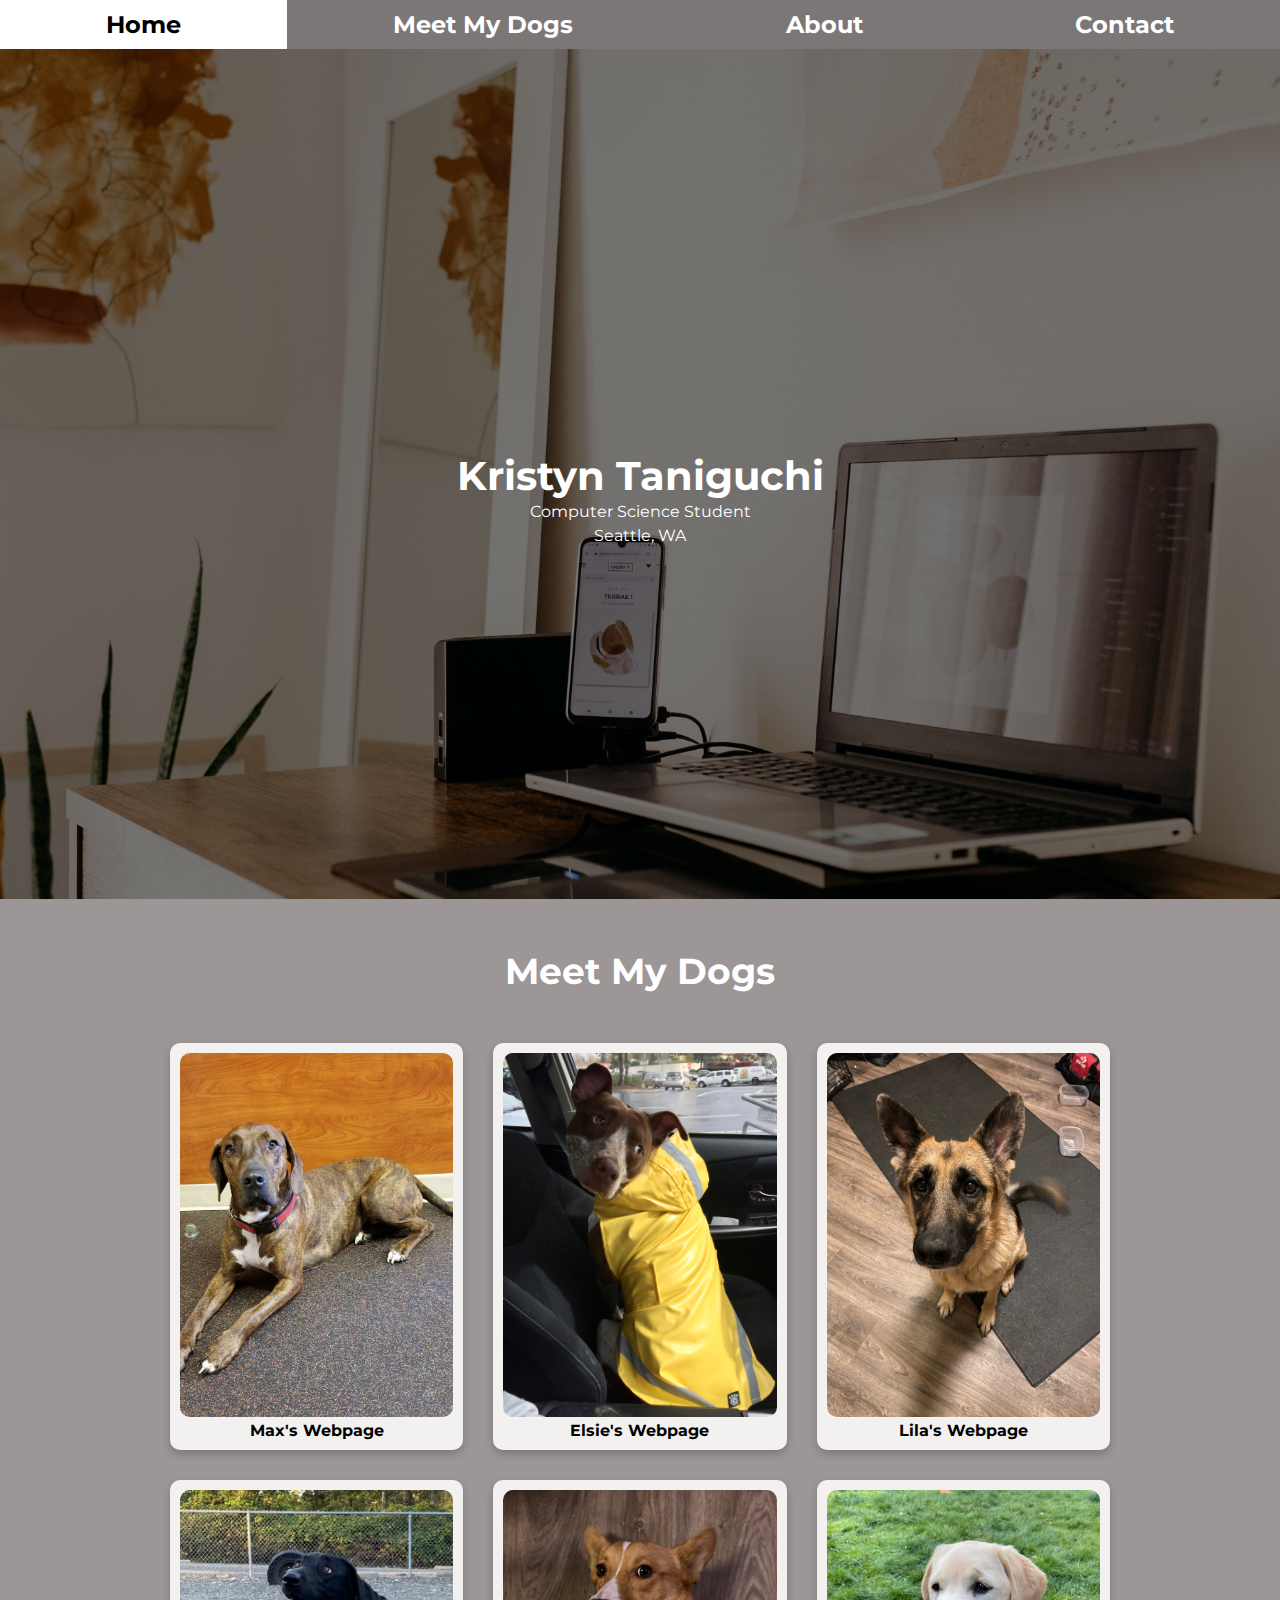
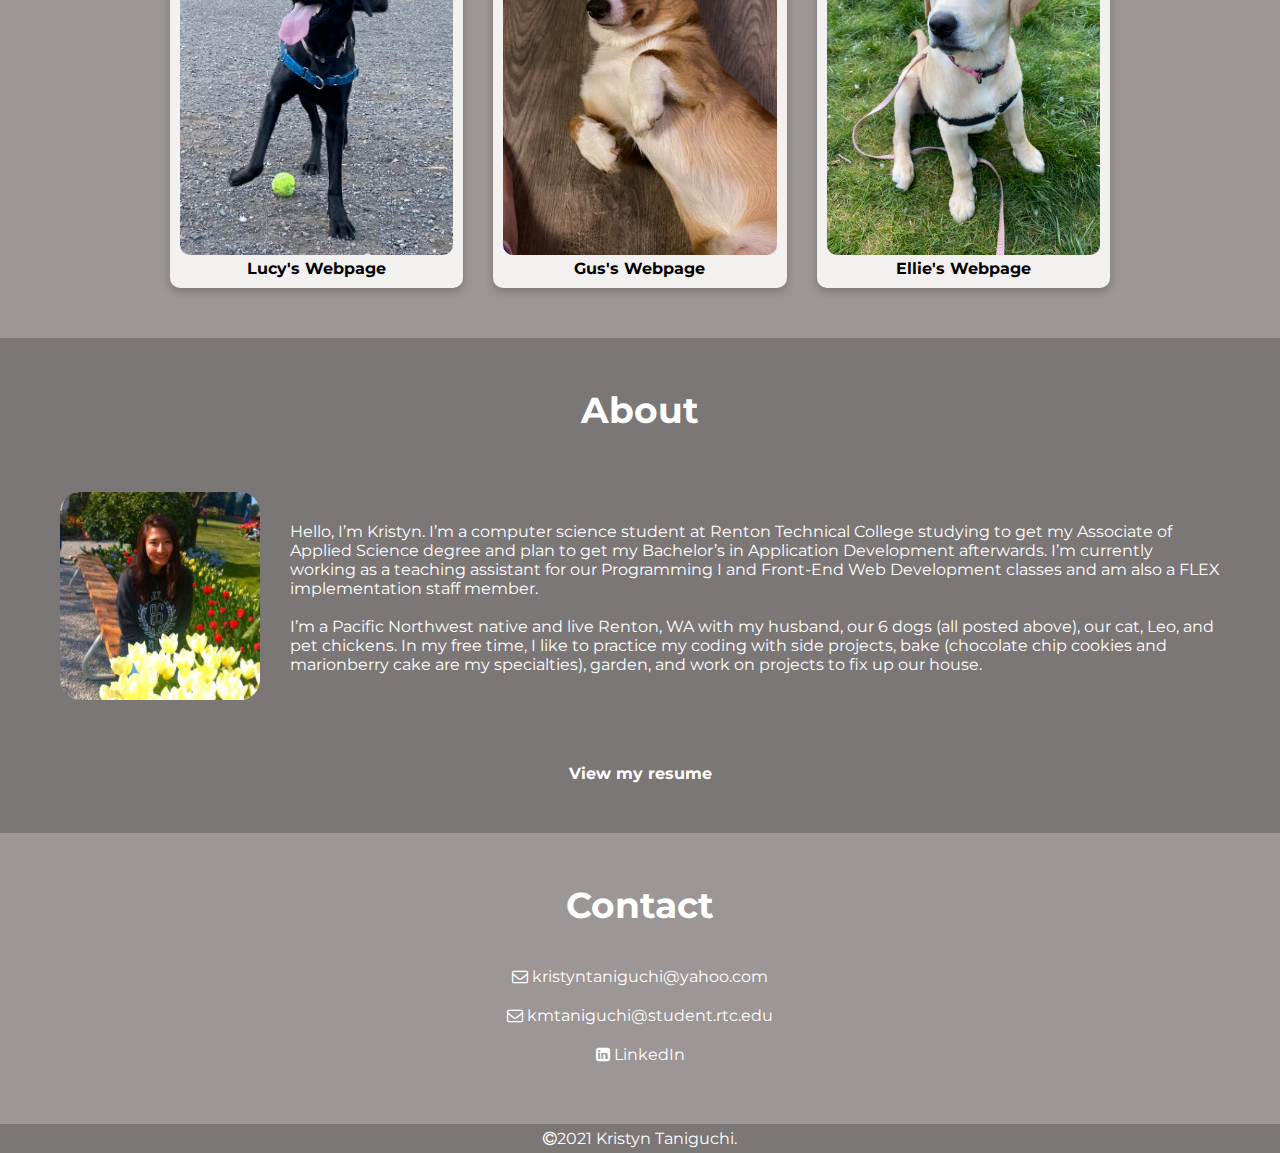
<file: index.html>
<!DOCTYPE html>
<html lang="en">
<head>
    <meta charset="UTF-8">
    <meta http-equiv="X-UA-Compatible" content="IE=edge">
    <meta name="viewport" content="width=device-width, initial-scale=1.0">
    <title>Kristyn Taniguchi</title>
    <!-- style sheet -->
    <link rel="stylesheet" href="style.css">
    <!-- font awesome -->
    <link rel="stylesheet" href="https://cdnjs.cloudflare.com/ajax/libs/font-awesome/4.7.0/css/font-awesome.css"            integrity="sha512-5A8nwdMOWrSz20fDsjczgUidUBR8liPYU+WymTZP1lmY9G6Oc7HlZv156XqnsgNUzTyMefFTcsFH/tnJE/+xBg==" crossorigin="anonymous" referrerpolicy="no-referrer" />
</head>
<body>
    <!-- Home -->
    <nav class="home" id="home-page">
        <a href="#home-page" class="boxes">Home</a>
        <a href="#project-page" class="boxes">Meet My Dogs</a>
        <a href="#about-page" class="boxes">About</a>
        <a href="#contact-page" class="boxes">Contact</a>
    </nav>
    
    <div class="hero-image">
        <div class="hero-text">
            <h2>Kristyn Taniguchi</h2>
            <p>Computer Science Student</p>
            <p>Seattle, WA</p>
        </div>
    </div>
    <!-- Projects -->
    <div class="project" id="project-page">
        <h2>Meet My Dogs</h2>
        <div class="card-container">

            <div class="card">
                <a href="ProjectsPage1.html">
                    <img src="Images/Dogs/IMG_3122.JPG" alt="Max" class="card-image">Max's Webpage
                </a>   
            </div>
            <div class="card">
                <a href="ProjectsPage2.html">
                    <img src="Images/Dogs/IMG_4130.jpg" alt="Elsie" class="card-image">Elsie's Webpage
                </a>
                
            </div>
            <div class="card">
                <a href="ProjectsPage3.html">
                    <img src="Images/Dogs/IMG_7277.jpg" alt="Lila" class="card-image">Lila's Webpage
                </a>
            </div>
            <div class="card">
                <a href="ProjectsPage4.html">
                    <img src="Images/Dogs/Lucy.jpg" alt="Lucy" class="card-image">Lucy's Webpage
                </a>
            </div>
            <div class="card">
                <a href="ProjectsPage5.html">
                    <img src="Images/Dogs/IMG_7264.jpg" alt="Gus" class="card-image">Gus's Webpage
                </a>
            </div>
            <div class="card">
                <a href="ProjectsPage6.html">
                    <img src="Images/Dogs/IMG_9108.jpg" alt="Ellie" class="card-image">Ellie's Webpage
                </a>
            </div>
        </div>
    </div>
    <!-- About -->
        <div class="about-info" id="about-page">
            <h2>About</h2>
            <div class="about">
                <div>
                    <img src="Images/My_Pictures/10425049_10202416053582539_6702078286906120838_n.jpg" alt="Face Image" class="personal-image">
                </div>
                <p>
                    Hello, I’m Kristyn.  I’m a computer science student at Renton Technical College studying to get my Associate of Applied Science 
                    degree and plan to get my Bachelor’s in Application Development afterwards.  I’m currently working as a teaching assistant for 
                    our Programming I and Front-End Web Development classes and am also a FLEX implementation staff member.  
                    <br><br>I’m a Pacific Northwest native and live Renton, WA with my husband, our 6 dogs (all posted above), our cat, Leo, and pet chickens.  
                    In my free time, I like to practice my coding with side projects, bake (chocolate chip cookies and marionberry cake are my specialties), 
                    garden, and work on projects to fix up our house.  
                </p>  
            </div>
            <div class="about-resume">
                <a href="Resume/Computer-Science-Resume.pdf">View my resume</a>
            </div>
        </div>
    <!-- Contact -->
        <div class="contact-container" id="contact-page">
            <h2>Contact</h2>
            <div class="contact-methods">
                <div class="contact">
                    <a href="mailto:kristyntaniguchi@yahoo.com"><i class="fa fa-envelope-o"></i> kristyntaniguchi@yahoo.com</a>
                </div>
                <div class="contact">
                    <a href="mailto:kmtaniguchi@student.rtc.edu"><i class="fa fa-envelope-o"></i> kmtaniguchi@student.rtc.edu</a>
                </div>
                <div class="contact">
                    <a href="https://www.linkedin.com/in/kristyn-taniguchi-1a55b11a6/"><i class="fa fa-linkedin-square"></i> LinkedIn</a>
                </div>
            </div>
        </div>
    <!-- Footer -->
    <footer>
        <div>
            <p class="copyright"><i class="fa fa-copyright"></i>2021 Kristyn Taniguchi.</p>
        </div>
    </footer>    
</body>
</html>
</file>
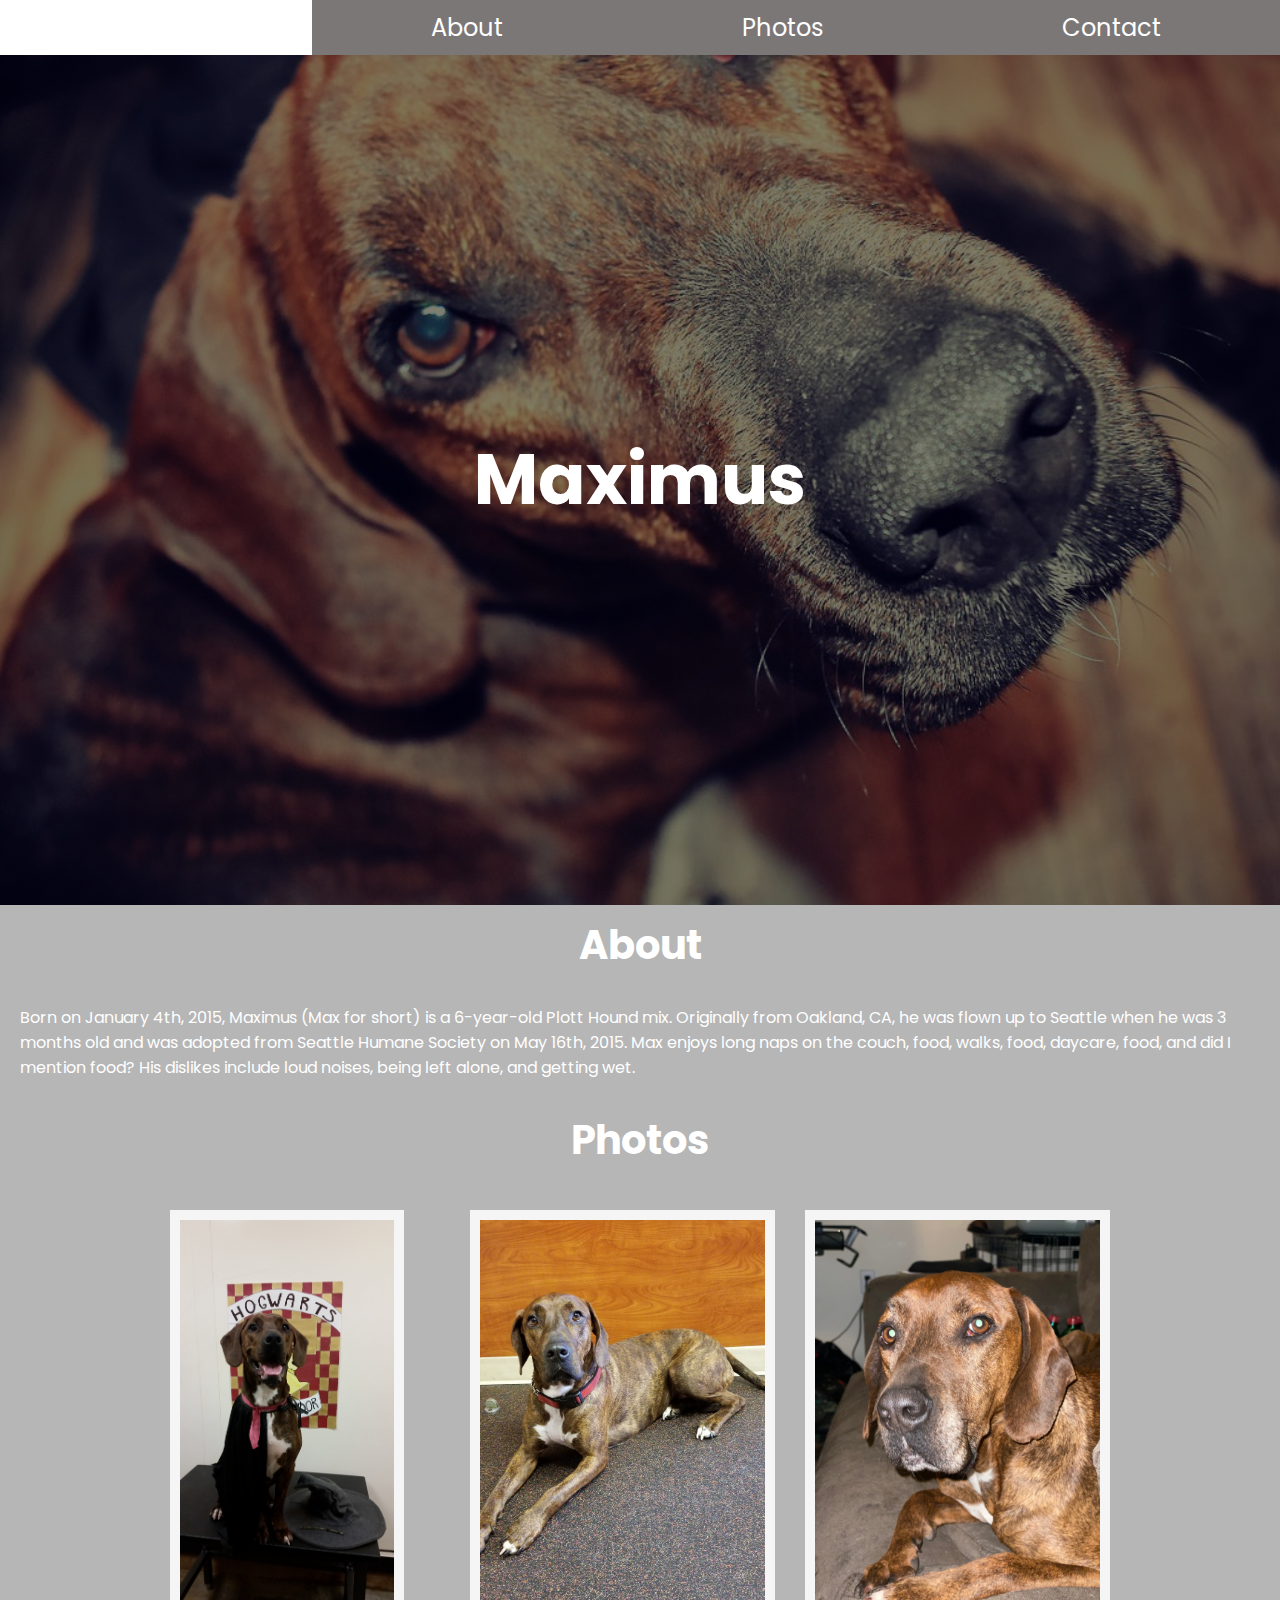
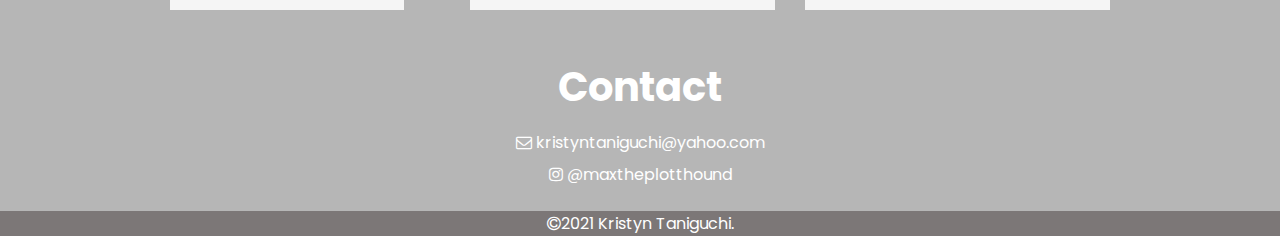
<file: ProjectsPage1.html>
<!DOCTYPE html>
<html lang="en">
<head>
    <meta charset="UTF-8">
    <meta http-equiv="X-UA-Compatible" content="IE=edge">
    <meta name="viewport" content="width=device-width, initial-scale=1.0">
    <title>Meet Max</title>
    <!-- font awesome -->
    <link rel="stylesheet" href="https://cdnjs.cloudflare.com/ajax/libs/font-awesome/4.7.0/css/font-awesome.css"            integrity="sha512-5A8nwdMOWrSz20fDsjczgUidUBR8liPYU+WymTZP1lmY9G6Oc7HlZv156XqnsgNUzTyMefFTcsFH/tnJE/+xBg==" crossorigin="anonymous" referrerpolicy="no-referrer" />
    <!-- font -->
    <link rel="preconnect" href="https://fonts.googleapis.com">
    <link rel="preconnect" href="https://fonts.gstatic.com" crossorigin>
    <link href="https://fonts.googleapis.com/css2?family=Poppins:wght@200&display=swap" rel="stylesheet">
    <style>
        *{
            margin: 0;
            padding: 0;
            box-sizing: border-box;
        }
        body{
            background-color: rgb(182, 182, 182);
            font-family: 'Poppins', sans-serif;;
            color: white;
        }
        a{
            text-decoration: none;
            color: white;
        }
        nav{
            font-size: 24px;
            background-color: rgb(124, 119, 119);
        }
        nav ul{
            display: flex;
            list-style-type: none;
        }
        nav ul li{
            padding: 10px;
            text-align: center;
            flex-grow: 1;
            flex-shrink: 1;
            cursor: pointer;
            transition: .5s;
            color: white;
            
        }
        nav ul li a:hover{
            color: black;
        }   
        nav ul li:hover{
            background-color: white;
        }
        .hero-image{
            background-image: linear-gradient(rgba(0, 0, 0, 0.5), rgba(0, 0, 0, 0.5)), url(Images/Dogs/IMG_0342.JPG);
            background-position: center;
            background-repeat: no-repeat;
            background-size: cover;
            height: calc(100% - 50px);
            display: flex;
            justify-content: center;
            align-items: center;
        }
        body{
            height: 100vh;
        }
        .hero-text{
            color: white;
            text-align: center;
        }
        .hero-text h2{
            font-size: 70px;
        }
        .about h2{
            text-align: center;
            padding: 10px;
            font-size: 40px;
        }
        .about-bio{
            padding: 20px;
        }
        .photos h2{
            text-align: center;
            padding: 10px;
            font-size: 40px;
        }
        .photos-container{
            margin: 0 auto;
            max-width: 1000px;
            display: grid;
            grid-template-columns: 1fr 1fr 1fr;
            gap: 30px;
            padding: 30px;
        }
        .card img{
            max-height: 400px;
            border: 10px solid whitesmoke;
        }
        .contact h2{
            text-align: center;
            padding: 10px;
            font-size: 40px;
        }
        .contact-methods{
            text-align: center;
            line-height: 2rem;
            padding-bottom: 20px;
        }
        footer{
            background-color: rgb(124, 119, 119);
        }
        .copyright{
            text-align: center;
        }
     
    </style>
</head>
<body>
    <nav class="home" id="home-page">
        <ul>
            <li><a href="#home-page">Home</a></li>
            <li><a href="#about-page">About</a></li>
            <li><a href="#photos-page">Photos</a></li>
            <li><a href="#contact-page">Contact</a></li>
        </ul>
    </nav>

    <div class="hero-image">
        <div class="hero-text">
            <h2>Maximus</h2>
        </div>
    </div>

    <div class="about" id="about-page">
        <h2>About</h2>
        <div class="about-bio">
            <p>Born on January 4th, 2015, Maximus (Max for short) is a 6-year-old Plott Hound mix.  Originally from Oakland, CA, he was flown up to Seattle when he was 3 months old and was adopted from Seattle Humane Society on May 16th, 2015. Max enjoys long naps on the couch, food, walks, food, daycare, food, and did I mention food?  His dislikes include loud noises, being left alone, and getting wet.</p>
        </div>
    </div>

    <div class="photos" id="photos-page">
        <h2>Photos</h2>
        <div class="photos-container">
            <div class="card"><img src="Images/Dogs/IMG_1985.JPG" alt=""></div>
            <div class="card"><img src="Images/Dogs/IMG_3122.JPG" alt=""></div>
            <div class="card"><img src="Images/Dogs/IMG_5859.jpg" alt=""></div>
        </div>
    </div>

    <div class="contact" id="contact-page">
        <h2>Contact</h2>
        <div class="contact-methods">
            <div class="contact"><i class="fa fa-envelope-o"></i>
                <a href="mailto:kristyntaniguchi@yahoo.com"> kristyntaniguchi@yahoo.com</a>
            </div>
            <div class="contact"></div>
            <div class="contact"><i class="fa fa-instagram"></i>      @maxtheplotthound</div>
        </div>
    </div>  
</body>
<footer>
    <div>
        <p class="copyright"><i class="fa fa-copyright"></i>2021 Kristyn Taniguchi.</p>
    </div>
</footer> 
</html>
</file>
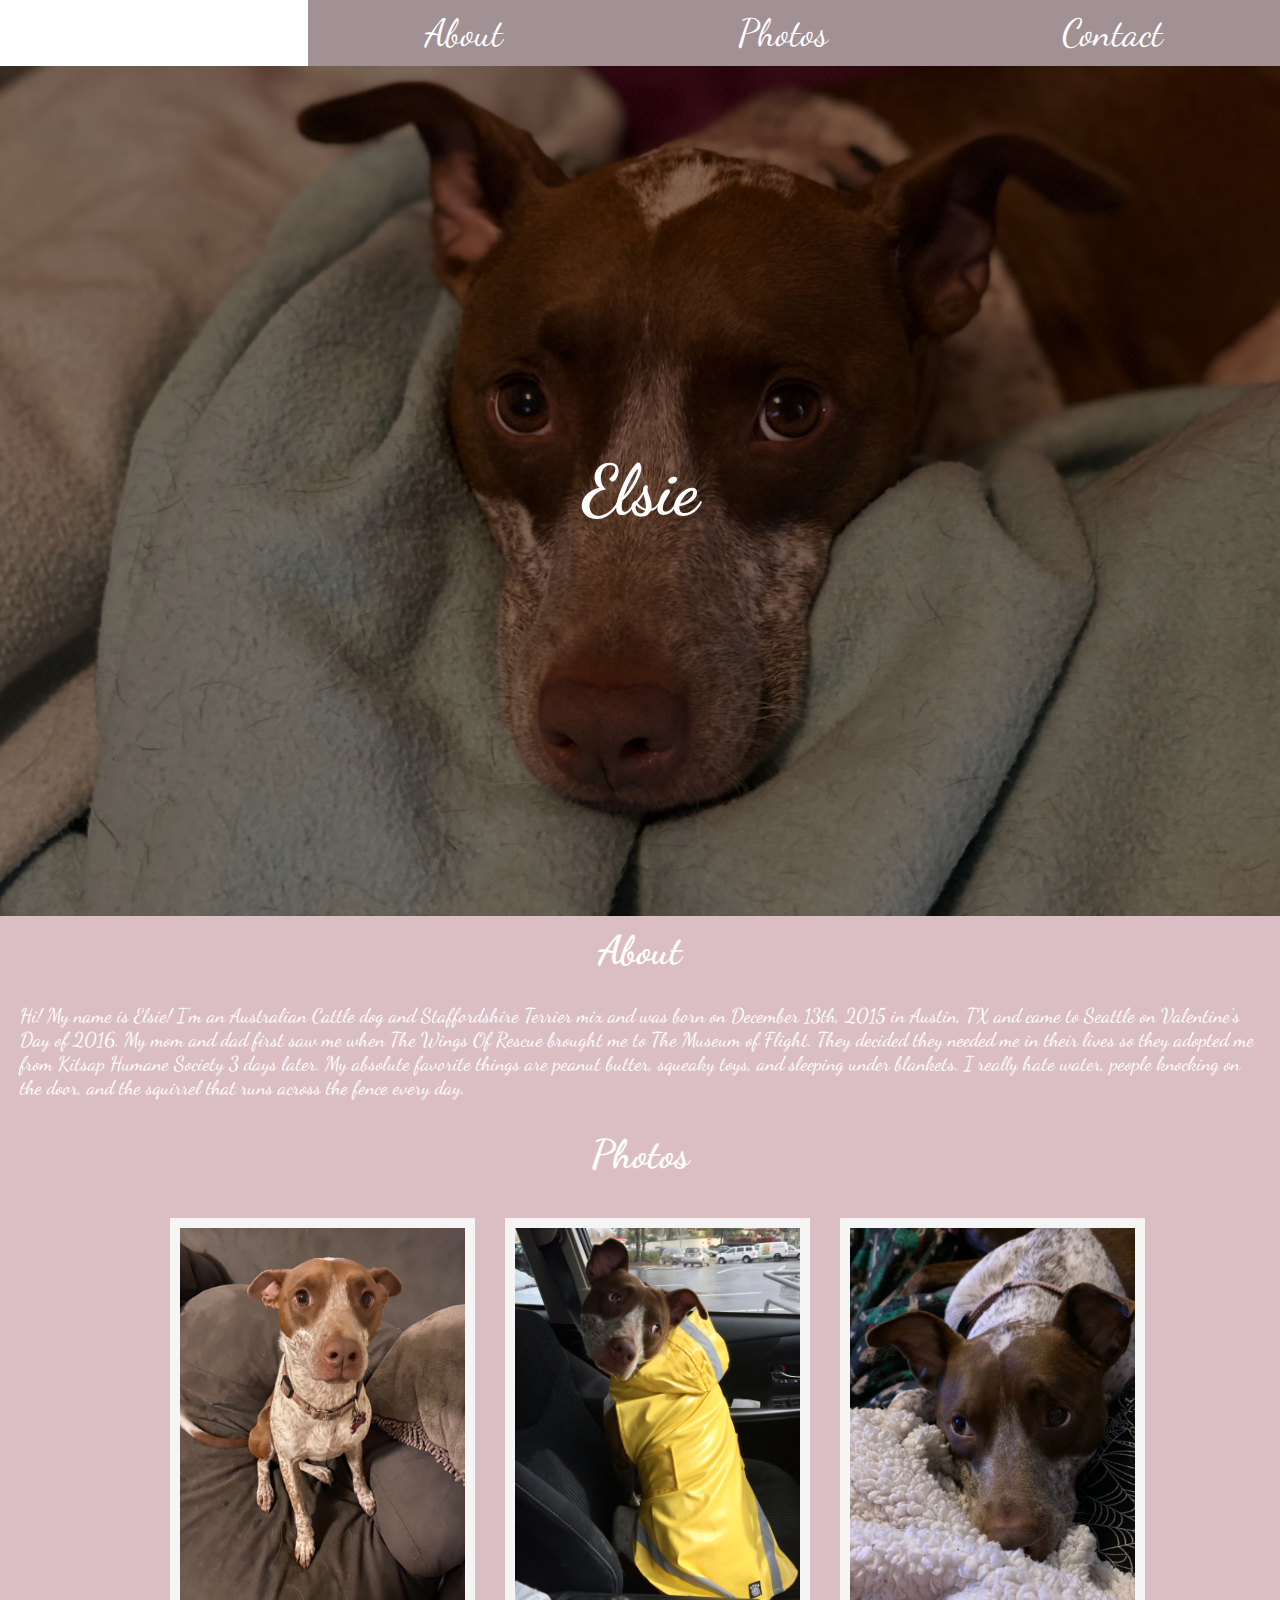
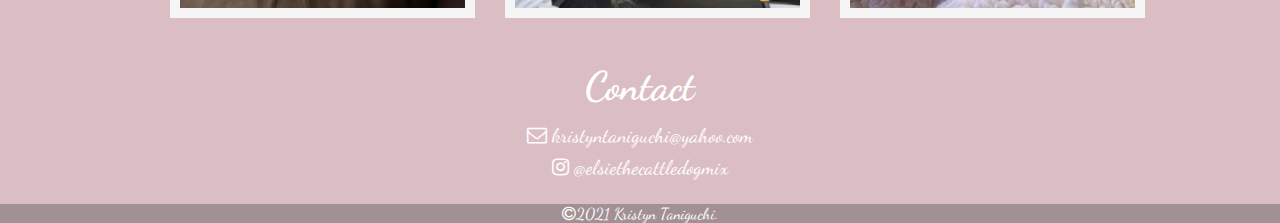
<file: ProjectsPage2.html>
<!DOCTYPE html>
<html lang="en">
<head>
    <meta charset="UTF-8">
    <meta http-equiv="X-UA-Compatible" content="IE=edge">
    <meta name="viewport" content="width=device-width, initial-scale=1.0">
    <title>Meet Elsie</title>
    <!-- font awesome -->
    <link rel="stylesheet" href="https://cdnjs.cloudflare.com/ajax/libs/font-awesome/4.7.0/css/font-awesome.css"            integrity="sha512-5A8nwdMOWrSz20fDsjczgUidUBR8liPYU+WymTZP1lmY9G6Oc7HlZv156XqnsgNUzTyMefFTcsFH/tnJE/+xBg==" crossorigin="anonymous" referrerpolicy="no-referrer" />
    <!-- font -->
    <link rel="preconnect" href="https://fonts.googleapis.com">
    <link rel="preconnect" href="https://fonts.gstatic.com" crossorigin>
    <link href="https://fonts.googleapis.com/css2?family=Dancing+Script&family=Poppins:wght@200&display=swap" rel="stylesheet">
    <style>
        *{
            margin: 0;
            padding: 0;
            box-sizing: border-box;
        }
        body{
            background-color: rgb(219, 190, 195);
            font-family: 'Dancing Script', cursive;
            color: white;
        }
        a{
            text-decoration: none;
            color: white;
        }
        nav{
            font-size: 24px;
            background-color: rgb(161, 144, 148);
        }
        nav ul{
            display: flex;
            list-style-type: none;
        }
        nav ul li{
            padding: 10px;
            text-align: center;
            flex-grow: 1;
            flex-shrink: 1;
            cursor: pointer;
            transition: .5s;
            color: white;
            font-size: 38px;
            
        }
        nav ul li a:hover{
            color: black;
        }   
        nav ul li:hover{
            background-color: white;
        }
        .hero-image{
            background-image: linear-gradient(rgba(0, 0, 0, 0.5), rgba(0, 0, 0, 0.5)), url(Images/Dogs/IMG_6770.jpg);
            background-position: center;
            background-repeat: no-repeat;
            background-size: cover;
            height: calc(100% - 50px);
            display: flex;
            justify-content: center;
            align-items: center;
        }
        body{
            height: 100vh;
        }
        .hero-text{
            color: white;
            text-align: center;
        }
        .hero-text h2{
            font-size: 70px;
        }
        .about h2{
            text-align: center;
            padding: 10px;
            font-size: 40px;
        }
        .about-bio{
            padding: 20px;
            font-size: 20px;
        }
        .photos h2{
            text-align: center;
            padding: 10px;
            font-size: 40px;
        }
        .photos-container{
            margin: 0 auto;
            max-width: 1000px;
            display: grid;
            grid-template-columns: 1fr 1fr 1fr;
            gap: 30px;
            padding: 30px;
        }
        .card img{
            max-height: 400px;
            border: 10px solid whitesmoke;
        }
        .contact h2{
            text-align: center;
            padding: 10px;
            font-size: 40px;
        }
        .contact-methods{
            text-align: center;
            line-height: 2rem;
            padding-bottom: 20px;
            font-size: 20px;
        }
        footer{
            background-color: rgb(161, 144, 148);
        }
        .copyright{
            text-align: center;
        }
    </style>
</head>
<body>
    <nav class="home" id="home-page">
        <ul>
            <li><a href="#home-page">Home</a></li>
            <li><a href="#about-page">About</a></li>
            <li><a href="#photos-page">Photos</a></li>
            <li><a href="#contact-page">Contact</a></li>
        </ul>
    </nav>

    <div class="hero-image">
        <div class="hero-text">
            <h2>Elsie</h2>
        </div>
    </div>

    <div class="about" id="about-page">
        <h2>About</h2>
        <div class="about-bio">
            <p>Hi! My name is Elsie! I'm an Australian Cattle dog and Staffordshire Terrier mix and was born on December 13th, 2015 in Austin, TX and came to Seattle on Valentine's Day of 2016.  My mom and dad first saw me when The Wings Of Rescue brought me to The Museum of Flight.  They decided they needed me in their lives so they adopted me from Kitsap Humane Society 3 days later. My absolute favorite things are peanut butter, squeaky toys, and sleeping under blankets.  I really hate water, people knocking on the door, and the squirrel that runs across the fence every day.
            </p>
        </div>
    </div>

    <div class="photos" id="photos-page">
        <h2>Photos</h2>
        <div class="photos-container">
            <div class="card"><img src="Images/Dogs/IMG_5898.jpg" alt=""></div>
            <div class="card"><img src="Images/Dogs/IMG_4130.jpg" alt=""></div>
            <div class="card"><img src="Images/Dogs/IMG_4921.jpg" alt=""></div>
        </div>
    </div>

    <div class="contact" id="contact-page">
        <h2>Contact</h2>
        <div class="contact-methods">
            <div class="contact"><i class="fa fa-envelope-o"></i>
                <a href="mailto:kristyntaniguchi@yahoo.com"> kristyntaniguchi@yahoo.com</a>
            </div>
            <div class="contact"></div>
            <div class="contact"><i class="fa fa-instagram"></i> @elsiethecattledogmix</div>
        </div>
    </div>  
</body>
<footer>
    <div>
        <p class="copyright"><i class="fa fa-copyright"></i>2021 Kristyn Taniguchi.</p>
    </div>
</footer> 
</html>
</file>
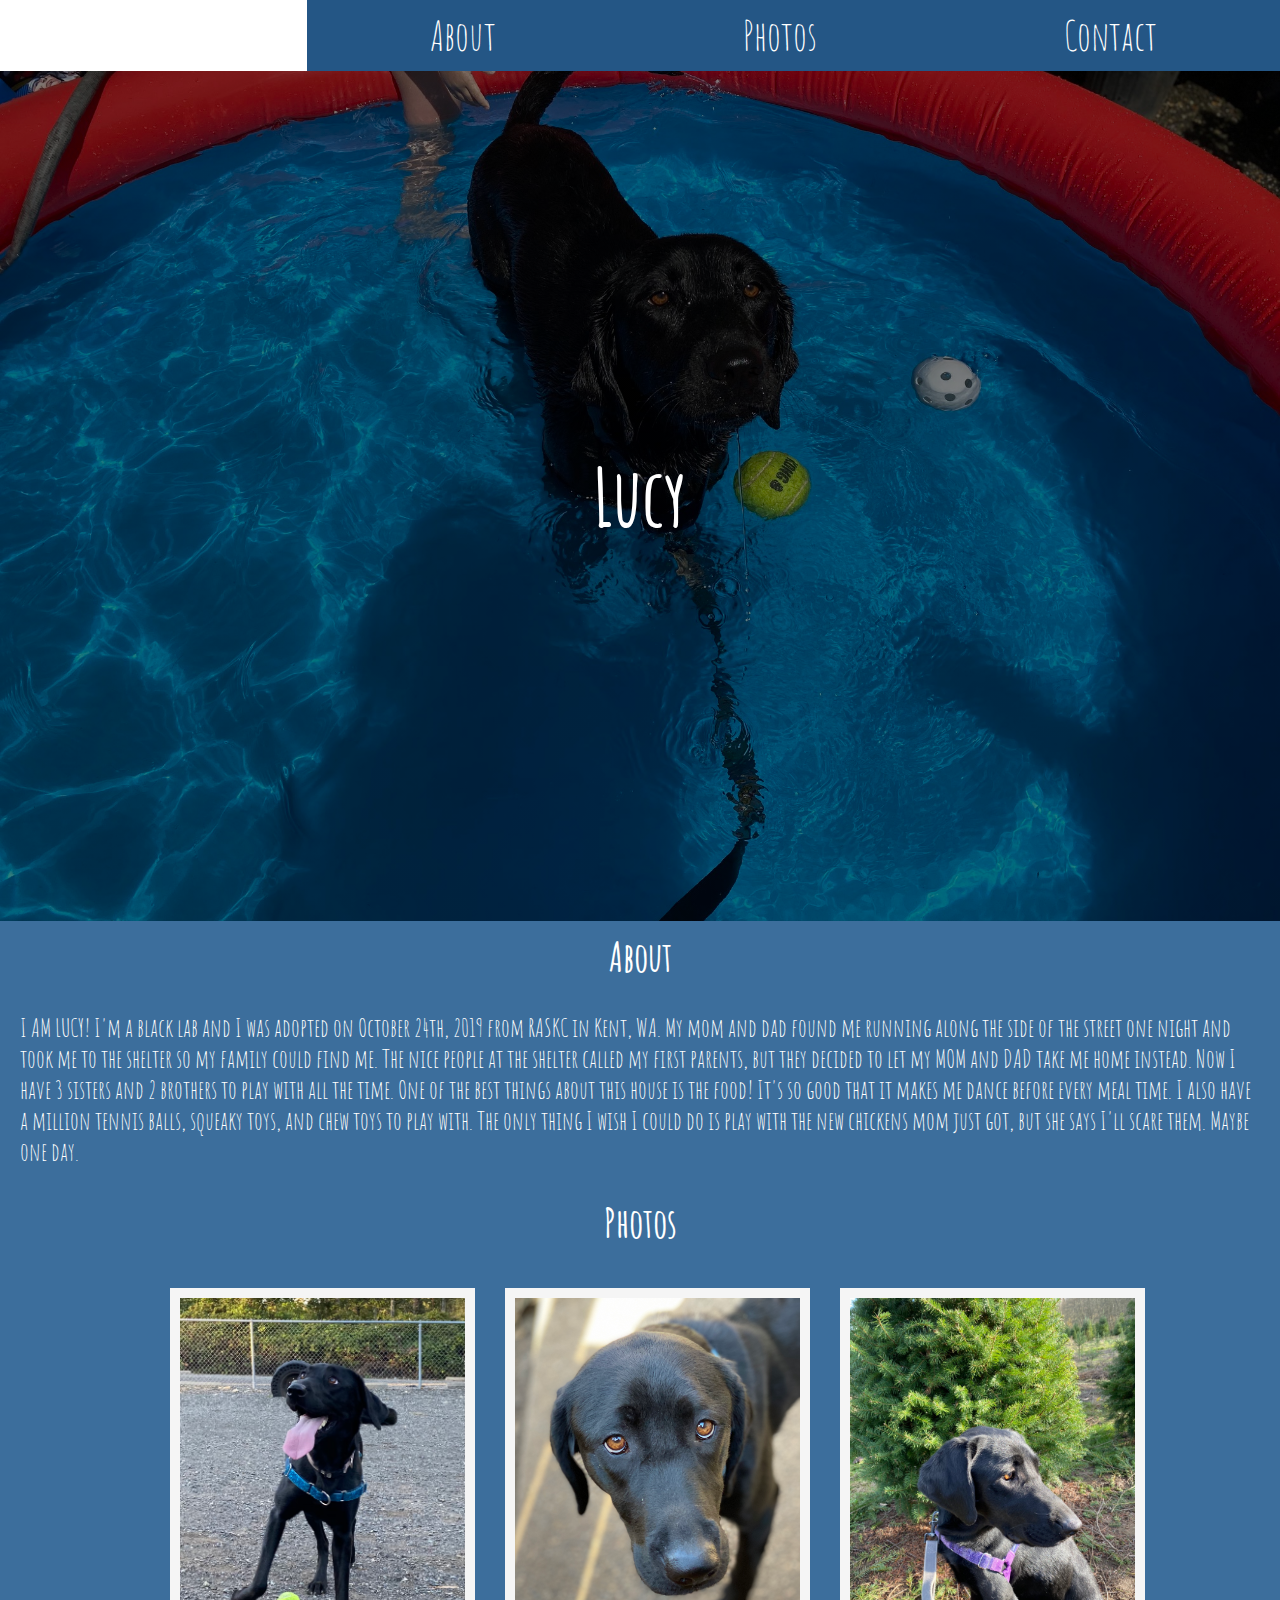
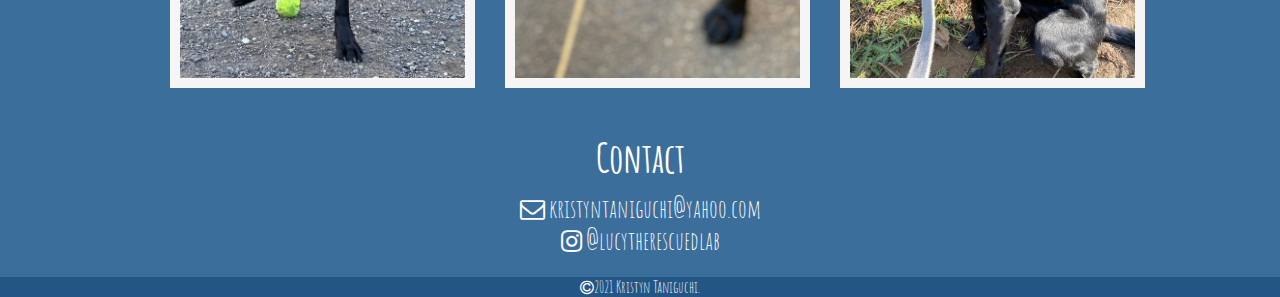
<file: ProjectsPage4.html>
<!DOCTYPE html>
<html lang="en">
<head>
    <meta charset="UTF-8">
    <meta http-equiv="X-UA-Compatible" content="IE=edge">
    <meta name="viewport" content="width=device-width, initial-scale=1.0">
    <title>This. Is. LUCY!</title>
    <!-- font awesome -->
    <link rel="stylesheet" href="https://cdnjs.cloudflare.com/ajax/libs/font-awesome/4.7.0/css/font-awesome.css"            integrity="sha512-5A8nwdMOWrSz20fDsjczgUidUBR8liPYU+WymTZP1lmY9G6Oc7HlZv156XqnsgNUzTyMefFTcsFH/tnJE/+xBg==" crossorigin="anonymous" referrerpolicy="no-referrer" />
    <!-- font -->
    <link rel="preconnect" href="https://fonts.googleapis.com">
<link rel="preconnect" href="https://fonts.gstatic.com" crossorigin>
<link href="https://fonts.googleapis.com/css2?family=Amatic+SC&display=swap" rel="stylesheet">

    <style>
        *{
            margin: 0;
            padding: 0;
            box-sizing: border-box;
        }
        body{
            background-color: rgb(60, 110, 156);
            font-family: 'Amatic SC', cursive;
            color: white;
        }
        a{
            text-decoration: none;
            color: white;
        }
        nav{
            font-size: 40px;
            background-color: rgb(36, 86, 133);
        }
        nav ul{
            display: flex;
            list-style-type: none;
        }
        nav ul li{
            padding: 10px;
            text-align: center;
            flex-grow: 1;
            flex-shrink: 1;
            cursor: pointer;
            transition: .5s;
            color: white;
            
        }
        nav ul li a:hover{
            color: black;
        }   
        nav ul li:hover{
            background-color: white;
        }
        .hero-image{
            background-image: linear-gradient(rgba(0, 0, 0, 0.5), rgba(0, 0, 0, 0.5)), url(Images/Dogs/IMG_5763.jpg);
            background-position: center;
            background-repeat: no-repeat;
            background-size: cover;
            height: calc(100% - 50px);
            display: flex;
            justify-content: center;
            align-items: center;
        }
        body{
            height: 100vh;
        }
        .hero-text{
            color: white;
            text-align: center;
        }
        .hero-text h2{
            font-size: 80px;
        }
        .about h2{
            text-align: center;
            padding: 10px;
            font-size: 40px;
        }
        .about-bio{
            padding: 20px;
            font-size: 25px;
        }
        .photos h2{
            text-align: center;
            padding: 10px;
            font-size: 40px;
        }
        .photos-container{
            margin: 0 auto;
            max-width: 1000px;
            display: grid;
            grid-template-columns: 1fr 1fr 1fr;
            gap: 30px;
            padding: 30px;
        }
        .card img{
            max-height: 400px;
            border: 10px solid whitesmoke;
        }
        .contact h2{
            text-align: center;
            padding: 10px;
            font-size: 40px;
        }
        .contact-methods{
            text-align: center;
            line-height: 2rem;
            padding-bottom: 20px;
            font-size: 25px;
        }
        footer{
            background-color: rgb(36, 86, 133);
        }
        .copyright{
            text-align: center;
        }
    </style>
</head>
<body>
    <nav class="home" id="home-page">
        <ul>
            <li><a href="#home-page">Home</a></li>
            <li><a href="#about-page">About</a></li>
            <li><a href="#photos-page">Photos</a></li>
            <li><a href="#contact-page">Contact</a></li>
        </ul>
    </nav>

    <div class="hero-image">
        <div class="hero-text">
            <h2>Lucy</h2>
        </div>
    </div>

    <div class="about" id="about-page">
        <h2>About</h2>
        <div class="about-bio">
            <p>I AM LUCY! I'm a black lab and I was adopted on October 24th, 2019 from RASKC in Kent, WA.  My mom and dad found me running along the side of the street one night and took me to the shelter so my family could find me.  The nice people at the shelter called my first parents, but they decided to let my MOM and DAD take me home instead.  Now I have 3 sisters and 2 brothers to play with all the time.  One of the best things about this house is the food! It's so good that it makes me dance before every meal time.  I also have a million tennis balls, squeaky toys, and chew toys to play with.  The only thing I wish I could do is play with the new chickens mom just got, but she says I'll scare them. Maybe one day.
            </p>
        </div>
    </div>

    <div class="photos" id="photos-page">
        <h2>Photos</h2>
        <div class="photos-container">
            <div class="card"><img src="Images/Dogs/Lucy.jpg" alt=""></div>
            <div class="card"><img src="Images/Dogs/IMG_5191.jpg" alt=""></div>
            <div class="card"><img src="Images/Dogs/IMG_7886.jpg" alt=""></div>
        </div>
    </div>

    <div class="contact" id="contact-page">
        <h2>Contact</h2>
        <div class="contact-methods">
            <div class="contact"><i class="fa fa-envelope-o"></i>
                <a href="mailto:kristyntaniguchi@yahoo.com"> kristyntaniguchi@yahoo.com</a>
            </div>
            <div class="contact"></div>
            <div class="contact"><i class="fa fa-instagram"></i> @lucytherescuedlab</div>
        </div>
    </div>  
</body>
<footer>
    <div>
        <p class="copyright"><i class="fa fa-copyright"></i>2021 Kristyn Taniguchi.</p>
    </div>
</footer> 
</html>
</file>
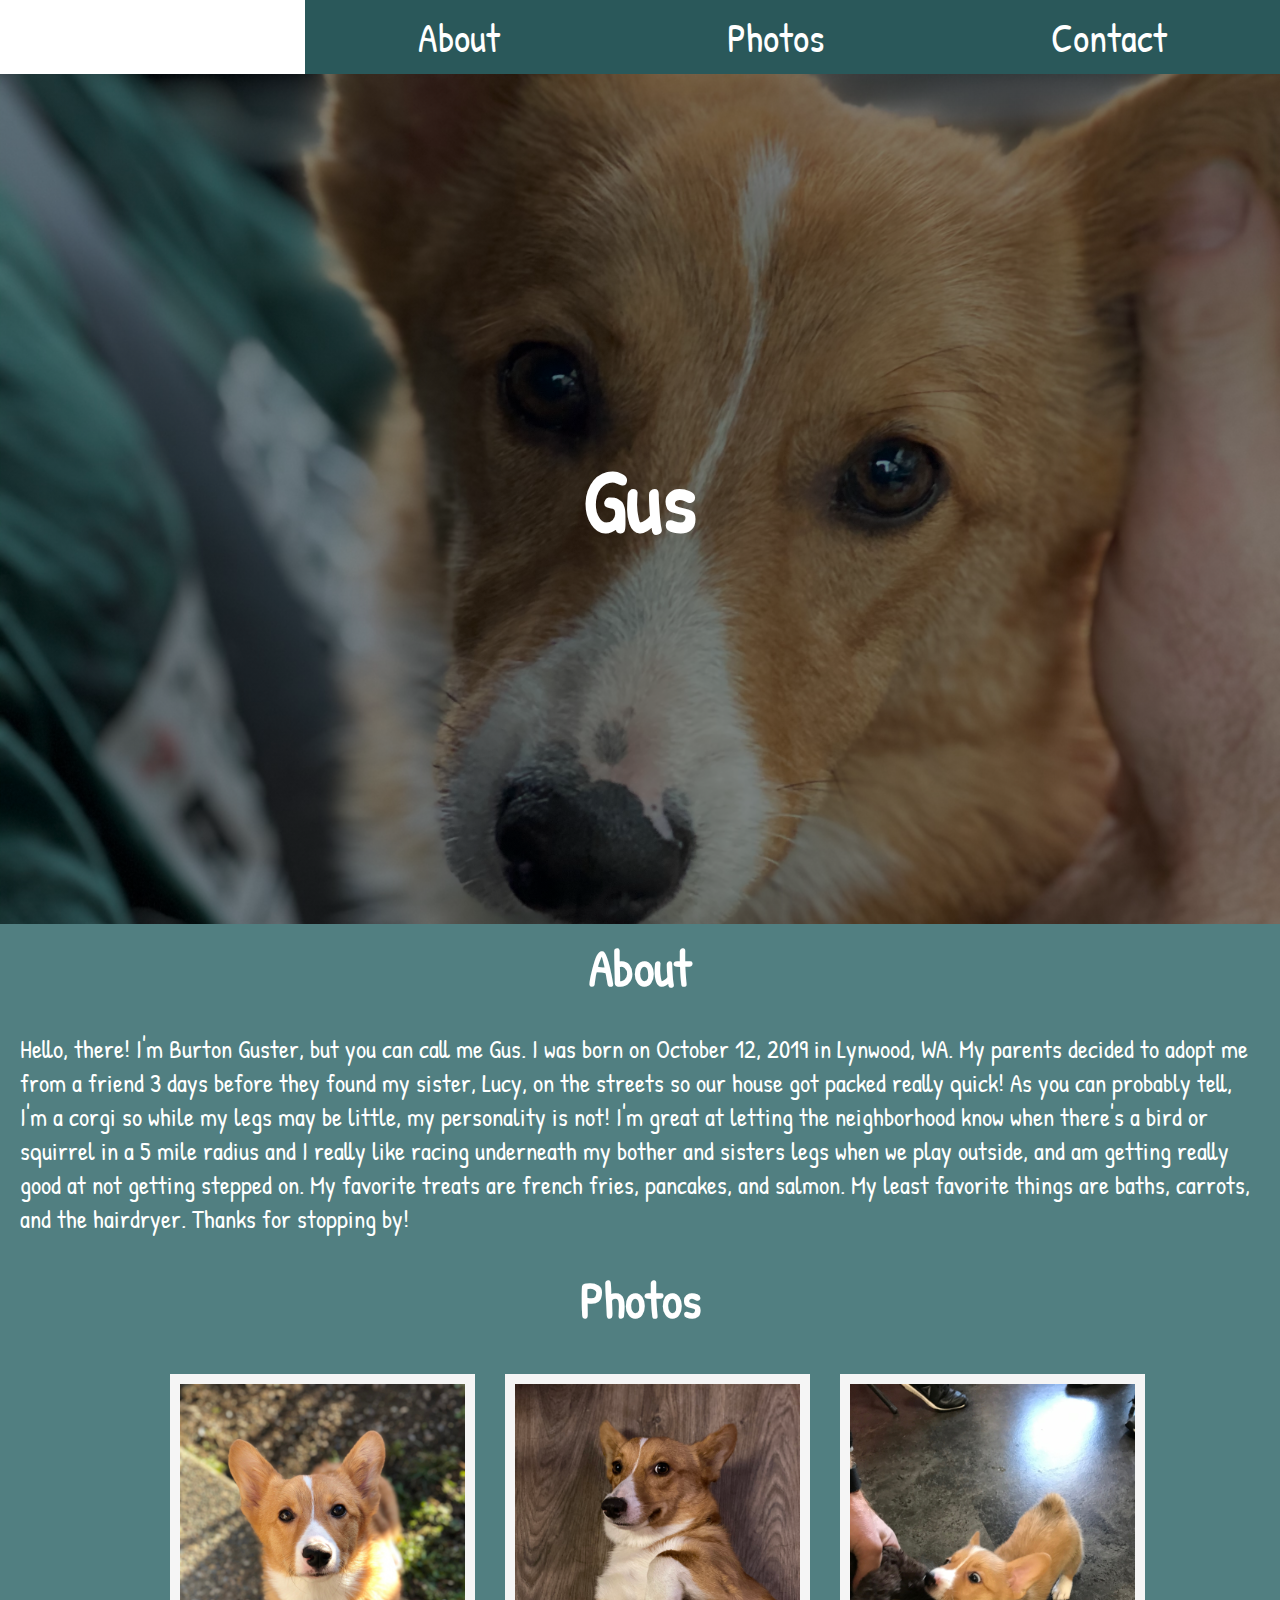
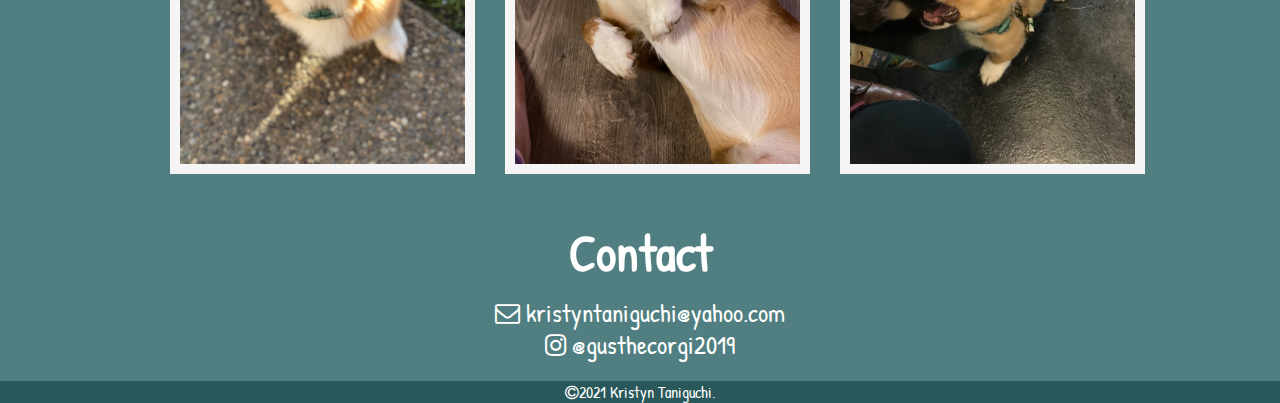
<file: ProjectsPage5.html>
<!DOCTYPE html>
<html lang="en">
<head>
    <meta charset="UTF-8">
    <meta http-equiv="X-UA-Compatible" content="IE=edge">
    <meta name="viewport" content="width=device-width, initial-scale=1.0">
    <title>Gus the Mini Bus</title>
    <!-- font awesome -->
    <link rel="stylesheet" href="https://cdnjs.cloudflare.com/ajax/libs/font-awesome/4.7.0/css/font-awesome.css"            integrity="sha512-5A8nwdMOWrSz20fDsjczgUidUBR8liPYU+WymTZP1lmY9G6Oc7HlZv156XqnsgNUzTyMefFTcsFH/tnJE/+xBg==" crossorigin="anonymous" referrerpolicy="no-referrer" />
    <!-- font -->
    <link rel="preconnect" href="https://fonts.googleapis.com">
    <link rel="preconnect" href="https://fonts.gstatic.com" crossorigin>
    <link href="https://fonts.googleapis.com/css2?family=Patrick+Hand&display=swap" rel="stylesheet">

    <style>
        *{
            margin: 0;
            padding: 0;
            box-sizing: border-box;
        }
        body{
            background-color: rgb(81, 127, 129);
            font-family: 'Patrick Hand', cursive;
            color: white;
        }
        a{
            text-decoration: none;
            color: white;
        }
        nav{
            font-size: 40px;
            background-color: rgb(42, 88, 90);
        }
        nav ul{
            display: flex;
            list-style-type: none;
        }
        nav ul li{
            padding: 10px;
            text-align: center;
            flex-grow: 1;
            flex-shrink: 1;
            cursor: pointer;
            transition: .5s;
            color: white;
            
        }
        nav ul li a:hover{
            color: black;
        }   
        nav ul li:hover{
            background-color: white;
        }
        .hero-image{
            background-image: linear-gradient(rgba(0, 0, 0, 0.5), rgba(0, 0, 0, 0.5)), url(Images/Dogs/IMG_5446.jpg);
            background-position: center;
            background-repeat: no-repeat;
            background-size: cover;
            height: calc(100% - 50px);
            display: flex;
            justify-content: center;
            align-items: center;
        }
        body{
            height: 100vh;
        }
        .hero-text{
            color: white;
            text-align: center;
        }
        .hero-text h2{
            font-size: 90px;
        }
        .about h2{
            text-align: center;
            padding: 10px;
            font-size: 50px;
        }
        .about-bio{
            padding: 20px;
            font-size: 25px;
        }
        .photos h2{
            text-align: center;
            padding: 10px;
            font-size: 50px;
        }
        .photos-container{
            margin: 0 auto;
            max-width: 1000px;
            display: grid;
            grid-template-columns: 1fr 1fr 1fr;
            gap: 30px;
            padding: 30px;
        }
        .card img{
            max-height: 400px;
            border: 10px solid whitesmoke;
        }
        .contact h2{
            text-align: center;
            padding: 10px;
            font-size: 50px;
        }
        .contact-methods{
            text-align: center;
            line-height: 2rem;
            padding-bottom: 20px;
            font-size: 25px;
        }
        footer{
            background-color: rgb(42, 88, 90);
        }
        .copyright{
            text-align: center;
        }
    </style>
</head>
<body>
    <nav class="home" id="home-page">
        <ul>
            <li><a href="#home-page">Home</a></li>
            <li><a href="#about-page">About</a></li>
            <li><a href="#photos-page">Photos</a></li>
            <li><a href="#contact-page">Contact</a></li>
        </ul>
    </nav>

    <div class="hero-image">
        <div class="hero-text">
            <h2>Gus</h2>
        </div>
    </div>

    <div class="about" id="about-page">
        <h2>About</h2>
        <div class="about-bio">
            <p>Hello, there! I'm Burton Guster, but you can call me Gus.  I was born on October 12, 2019 in Lynwood, WA.  My parents decided to adopt me from a friend 3 days before they found my sister, Lucy, on the streets so our house got packed really quick!  As you can probably tell, I'm a corgi so while my legs may be little, my personality is not! I'm great at letting the neighborhood know when there's a bird or squirrel in a 5 mile radius and I really like racing underneath my bother and sisters legs when we play outside, and am getting really good at not getting stepped on. My favorite treats are french fries, pancakes, and salmon.  My least favorite things are baths, carrots, and the hairdryer. Thanks for stopping by!
            </p>
        </div>
    </div>

    <div class="photos" id="photos-page">
        <h2>Photos</h2>
        <div class="photos-container">
            <div class="card"><img src="Images/Dogs/IMG_5201.JPG" alt=""></div>
            <div class="card"><img src="Images/Dogs/IMG_7264.jpg" alt=""></div>
            <div class="card"><img src="Images/Dogs/IMG_4144.jpg" alt=""></div>
        </div>
    </div>

    <div class="contact" id="contact-page">
        <h2>Contact</h2>
        <div class="contact-methods">
            <div class="contact"><i class="fa fa-envelope-o"></i>
                <a href="mailto:kristyntaniguchi@yahoo.com"> kristyntaniguchi@yahoo.com</a>
            </div>
            <div class="contact"></div>
            <div class="contact"><i class="fa fa-instagram"></i> @gusthecorgi2019</div>
        </div>
    </div>  
</body>
<footer>
    <div>
        <p class="copyright"><i class="fa fa-copyright"></i>2021 Kristyn Taniguchi.</p>
    </div>
</footer> 
</html>
</file>
<file: style.css>
@import url('https://fonts.googleapis.com/css2?family=Montserrat:wght@200&display=swap');

*{
    margin: 0;
    padding: 0;
    box-sizing: border-box;
    font-family: 'Montserrat', sans-serif;
}
body{
    font-family: 'Montserrat', sans-serif;
    height: 100vh;
    background-color: rgb(156, 150, 150);
    color: black;
}
div{
    font-family: 'Montserrat', sans-serif;
}
.hero-image{
    background-image: linear-gradient(rgba(0, 0, 0, 0.5), rgba(0, 0, 0, 0.5)), url(Images/Hero_Images/jonathan-borba-p9OhuSyPW2E-unsplash.jpg);
    background-position: center;
    background-repeat: no-repeat;
    background-size: cover;
    height: calc(100% - 50px);
    display: flex;
    justify-content: center;
    align-items: center;
}
a{
    text-decoration: none;
    color: white;
    text-align: center;
}
h2{
    font-size: 36px;
    text-align: center;
    padding-top: 50px;
    color: white
}
/* Home page */
.hero-text{
    color: white;
    text-align: center;
}
.hero-text h2{
    font-size: 40px;
    
}
.hero-text p{
    line-height: 1.5rem;
}

/* top nav bar */

.home {
    display: grid;
    grid-template-columns: auto auto auto auto;
    font-weight: bold;
}

.home > a {
    padding: 10px 0;
}

.home > a:hover {
    color: black;
    background-color: white;
    transition: .5s;
}

nav{
    font-size: 24px;
    background-color: rgb(124, 119, 119);
}


/* projects page */
.project{
    
}
.card-container{
    max-width: 1000px;
    margin: auto;
    display: grid;
    grid-template-columns: 1fr 1fr 1fr;
    gap: 30px;
    padding: 30px;
    margin-bottom: 20px;
    margin-top: 20px;
}

.card{
    box-shadow: 0 4px 8px 0 rgba(0, 0, 0, 0.2);
    text-align: center;
    transition: .5s;
    background-color: rgb(243, 240, 240);
    font-weight: bold;
    cursor: pointer;
    padding: 10px;
    border-radius: 10px;
}
.card-image{
    width: 100%;
    border-radius: 10px;
    margin: auto;
}
.card:hover{
    background-color: rgb(124, 119, 119);
    color: rgb(243, 240, 240);
    transition: .5s;
}
.card > a{
    text-decoration: none;
    color: black;
}
.card > a:hover{
    transition: .5s;
    color: rgb(243, 240, 240);
}

/* contact page */
.contact-container h2{
    padding-bottom: 30px;

}
.contact-methods{
    padding-bottom: 50px;
}
.contact{
    padding: 10px;
    display: flex;
    justify-content: center;
    align-items: center;
    color: white;
    font-family: 'Montserrat', sans-serif;
    transition: color .2s;

}

.contact:hover{
    color: black;
    
}

.contact > a:hover{
    color: black; 
    transition: .5s;
}

/* About page */

.about-info{
    background-color: rgb(124, 119, 119);
}

.about-info p{
    margin-left: 30px;
}
.about{
    display: flex;
    justify-content: center;
    align-items: center;
    color: white;
    background-color: rgb(124, 119, 119);
    margin: 60px;
    min-width: auto;
}
.about-resume{
    padding-bottom: 50px;
    text-align: center;
    font-weight: bold;
}
.about-resume > a:hover{
    color: black;
    transition: .5s;
}
.personal-image{
    width: 100%;
    min-width: 200px;
    border-radius: 10%;
}
/* footer */
footer{
    background-color: rgb(124, 119, 119);
    font-family: 'Montserrat', sans-serif;
    color: white;
}
.copyright{
    padding: 5px;
    text-align: center;
}

@media screen and (max-width: 640px){
    nav ul{
        flex-direction: column;
    }
    .hero-image{
        height: calc(100% - 228px);
    }
    .contact-methods{
        flex-direction: column;
    }
}
</file>
